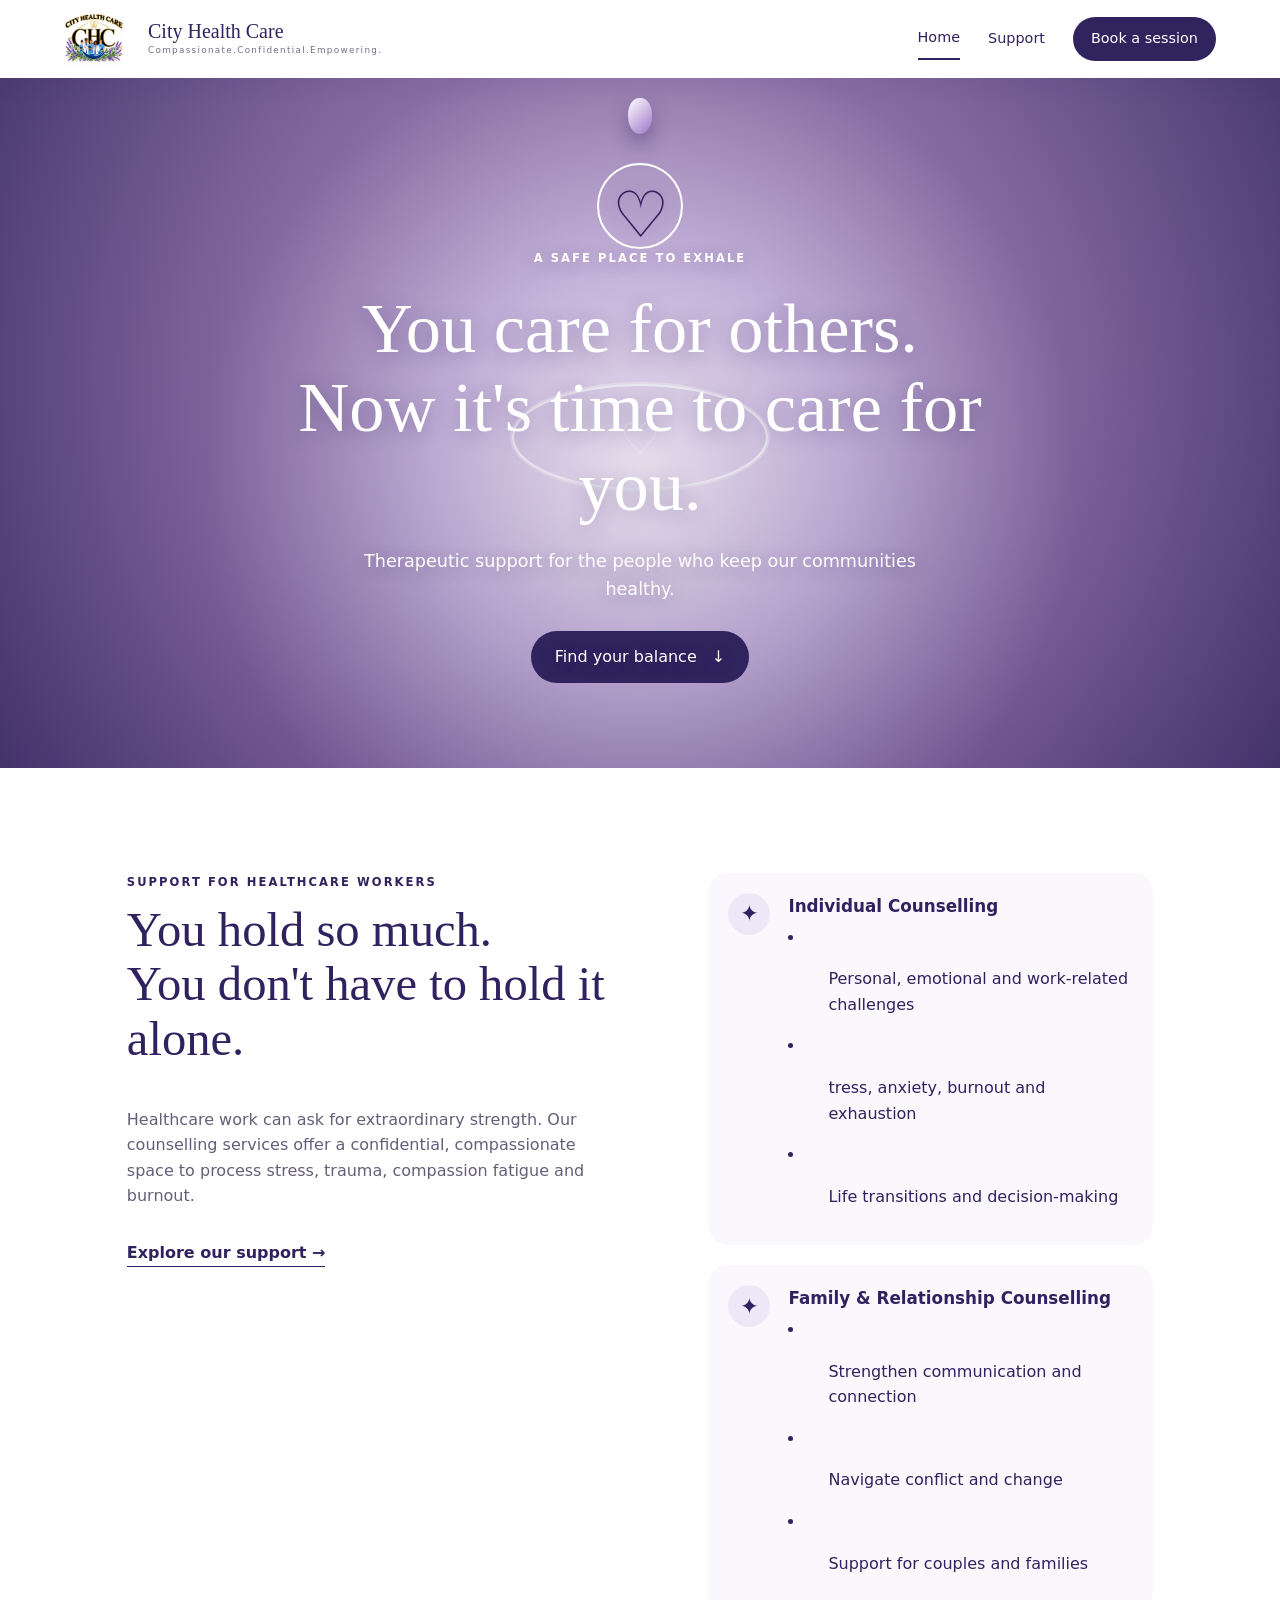
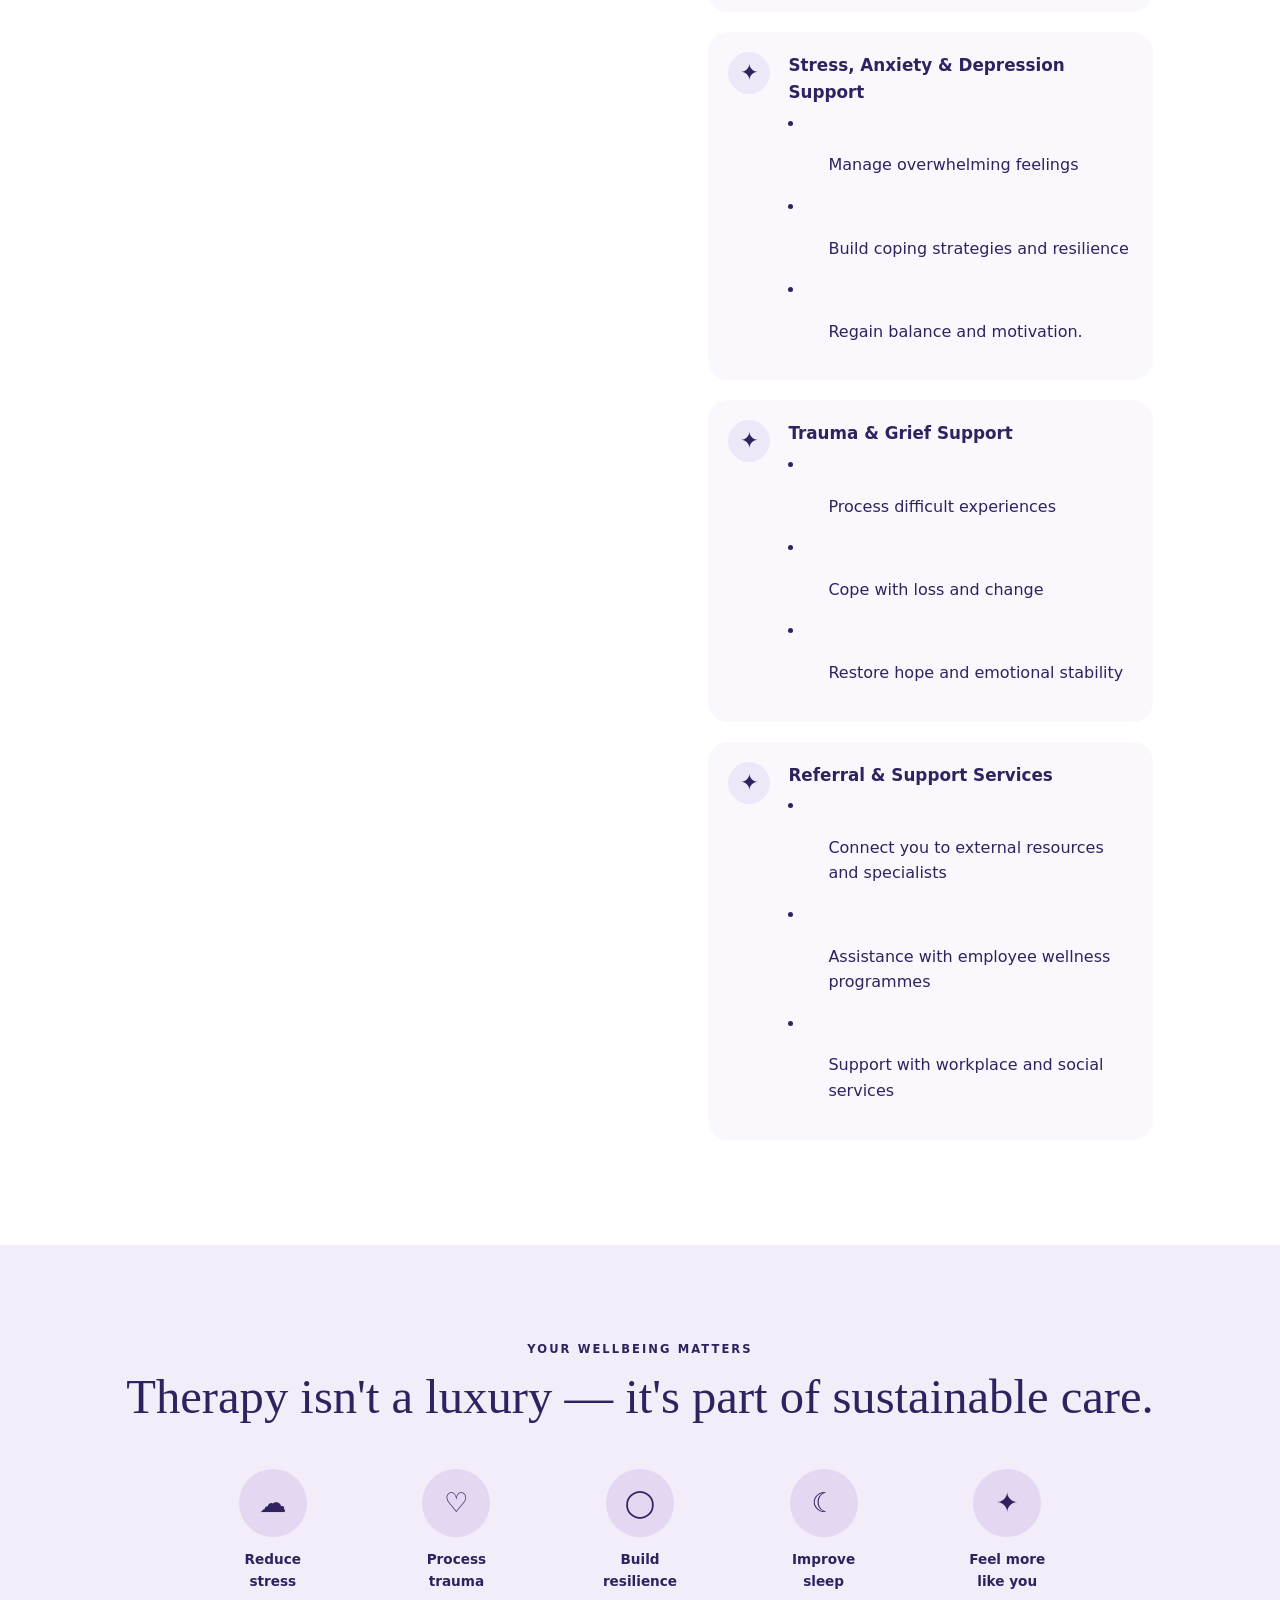
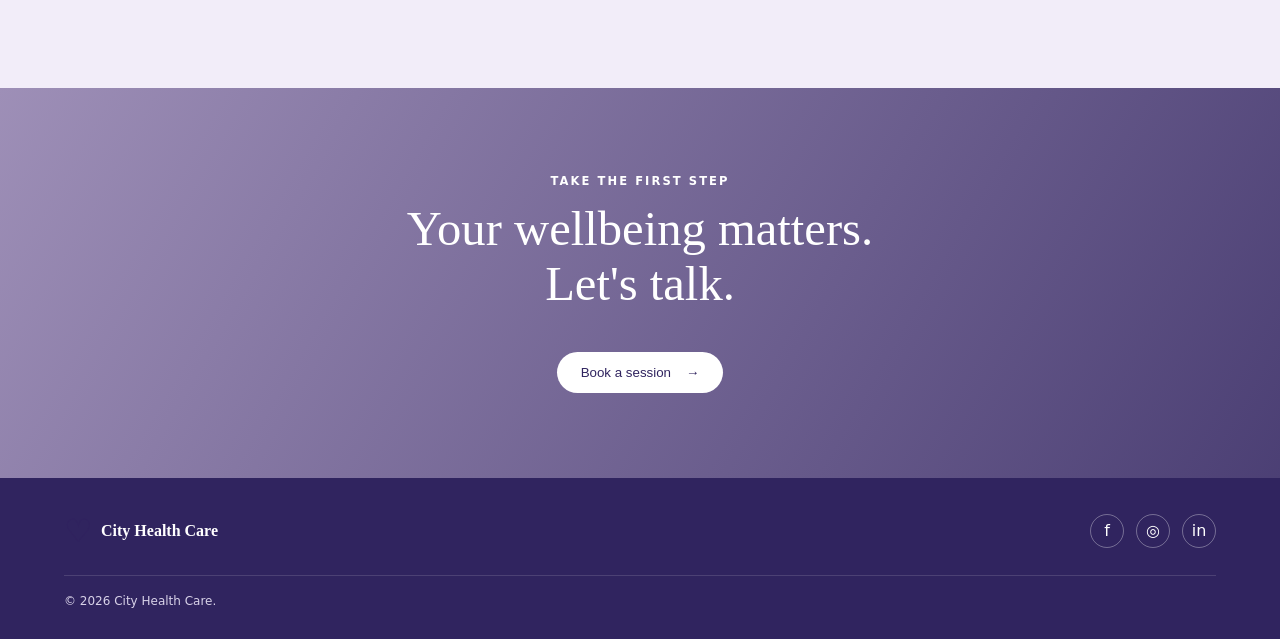
<file: index.html>
<!DOCTYPE html>
<html lang="en">
<head>
  <meta charset="UTF-8">
  <meta name="viewport" content="width=device-width, initial-scale=1.0">
  <title>City Health Care | Counselling for Healthcare Workers</title>
  <link rel="stylesheet" href="styles.css">
</head>
<body>
  <header class="site-header">
    
    <a class="brand" href="index.html" aria-label="City Health Care">
      <img src="logo.jpg" width="60" height="60">
      <span class="brand-mark"></span>
      <span><strong>City Health Care</strong><small>Compassionate.Confidential.Empowering.</small></span>
    </a>
    <nav aria-label="Main navigation">
      <a class="active" href="index.html">Home</a>
      <a href="services.html">Support</a>
      <a class="button button-small" href="#contact">Book a session</a>
    </nav>
  </header>

  <main>
    <section class="hero" id="top" aria-label="Lavender water hero">
      <div class="lavender-drops" aria-hidden="true">
        <span class="drop drop-one"></span>
        <span class="drop drop-two"></span>
        <span class="drop drop-two"></span>
      </div>
      <div class="pool" aria-hidden="true"><span></span><span></span><span></span></div>
      <div class="hero-content reveal">
        <div class="logo-badge" aria-label="Lavender Hearts logo">♡</div>
        <p class="eyebrow">A safe place to exhale</p>
        <h1>You care for others.<br><em>Now it's time to care for you.</em></h1>
        <p>Therapeutic support for the people who keep our communities healthy.</p>
        <a class="button" href="services.html">Find your balance <span>↓</span></a>
      </div>
    </section>

    <section class="section split reveal">
      <div>
        <p class="eyebrow">Support for healthcare workers</p>
        <h2>You hold so much.<br> You don't have to hold it alone.</h2>
        <p>Healthcare work can ask for extraordinary strength. Our counselling services offer a confidential, compassionate space to process stress, trauma, compassion fatigue and burnout.</p>
        <a class="text-link" href="services.html">Explore our support →</a>
      </div>
      <div class="feature-list">
        <article><span>✦</span><div><h3>Individual Counselling</h3>
          <li><ul>Personal, emotional and work-related challenges</ul></li>
            <li><ul>tress, anxiety, burnout and exhaustion</ul></li>
            <li><ul>Life transitions and decision-making</ul></li>
        </div></article>
        <article><span>✦</span><div><h3>Family & Relationship Counselling</h3>
          <li><ul>Strengthen communication and connection</ul></li>
          <li><ul>Navigate conflict and change</ul></li>
          <li><ul>Support for couples and families</ul></li>
      </div></article>
        <article><span>✦</span><div><h3>Stress, Anxiety & Depression Support</h3>
          <li><ul>Manage overwhelming feelings</ul></li>
          <li><ul>Build coping strategies and resilience</ul></li>
           <li><ul>Regain balance and motivation.</ul></li>
        </div></article>
         <article><span>✦</span><div><h3>Trauma & Grief Support</h3>
          <li><ul>Process difficult experiences</ul></li>
          <li><ul>Cope with loss and change</ul></li>
           <li><ul>Restore hope and emotional stability</ul></li>
        </div></article>
        <article><span>✦</span><div><h3>Referral & Support Services</h3>
          <li><ul>Connect you to external resources and specialists</ul></li>
          <li><ul>Assistance with employee wellness programmes</ul></li>
           <li><ul>Support with workplace and social services</ul></li>
        </div></article>
      </div>
    </section>

    <section class="wellbeing reveal">
      <p class="eyebrow">Your wellbeing matters</p>
      <h2>Therapy isn't a luxury — it's part of sustainable care.</h2>
      <div class="benefits">
        <div><span>☁</span><b>Reduce<br>stress</b></div>
        <div><span>♡</span><b>Process<br>trauma</b></div>
        <div><span>◯</span><b>Build<br>resilience</b></div>
        <div><span>☾</span><b>Improve<br>sleep</b></div>
        <div><span>✦</span><b>Feel more<br>like you</b></div>
      </div>
    </section>

    <section class="cta" id="contact">
      <div class="reveal">
        <p class="eyebrow">Take the first step</p>
        <h2>Your wellbeing matters.<br>Let's talk.</h2>
        <button class="button light" id="contactButton">Book a session <span>→</span></button>
      </div>
    </section>
  </main>

  <footer>
    <div class="footer-brand"><span class="brand-mark">♡</span><strong>City Health Care</strong></div>
    <div class="socials" aria-label="Social media links">
      <a href="#" aria-label="Facebook">f</a><a href="#" aria-label="Instagram">◎</a><a href="#" aria-label="LinkedIn">in</a></a>
    </div>
    <p>© 2026 City Health Care.</p>
  </footer>

  <div class="modal" id="contactModal" role="dialog" aria-modal="true" aria-labelledby="modalTitle">
    <div class="modal-card">
      <button class="close" id="closeModal" aria-label="Close">×</button>
      <p class="eyebrow">Let's connect</p>
      <h2 id="modalTitle">Start your support journey.</h2>
      <p>In a real clinic site, this button can connect to your booking system or contact form.</p>
      <a class="button" href="mailto:hello@lavenderhearts.example">Email the clinic</a>
    </div>
  </div>

  <script src="script.js"></script>
</body>
</html>
</file>
<file: styles.css>
:root {
  --ink:#30225f; --muted:#655e78; --lav:#eee7f8; --lav2:#d9c9ec;
  --deep:#30245f; --white:#fff; --max:1180px;
}
*{box-sizing:border-box
} 
html{
  scroll-behavior:smooth
}
body{
  margin:0;
  color:var(--ink);
  font-family:Inter,ui-sans-serif,system-ui,-apple-system,BlinkMacSystemFont,"Segoe UI",sans-serif;
  background:#fff;
  line-height:1.6
}
h1,h2,h3,p{
  margin-top:0
} 
h1,h2{
  font-family:Georgia,"Times New Roman",serif;
  font-weight:400;
  line-height:1.12}
h1{
  font-size:clamp(2.6rem,5.5vw,5rem)
} 
h2{
  font-size:clamp(2rem,3.8vw,3.3rem)
} 
h3{
  font-size:1.05rem;
  margin-bottom:.3rem
}
a{
  text-decoration:none;
  color:inherit
}
.site-header{
  height:78px;
  padding:0 max(5vw,28px);
  display:flex;
  align-items:center;
  justify-content:space-between;
  background:#fff;
  position:sticky;
  top:0;
  z-index:20;
  box-shadow:0 4px 25px #30225f12
}
.brand{
  display:flex;
  align-items:center;
  gap:12px
}
.brand-mark,.logo-badge{
  display:grid;
  place-items:center;
  font-family:Georgia,serif;
  color:var(--ink)
}
.brand-mark{
  font-size:2rem
}
.brand strong{
  font:1.25rem Georgia,serif;
  display:block
}
.brand small{
  font-size:.55rem;
  letter-spacing:.15em;
  display:block;
  color:#756c8a
}
nav{
  display:flex;
  align-items:center;
  gap:28px;
  font-size:.9rem
}
nav a{
  padding:8px 0
}
nav .active{
  border-bottom:2px solid var(--ink)
}
.button{
  display:inline-flex;
  align-items:center;
  gap:15px;
  border:0;
  border-radius:999px;
  background:var(--deep);
  color:#fff;
  padding:13px 24px;
  cursor:pointer;
  transition:.25s transform,.25s box-shadow
}
.button:hover{
  transform:translateY(-2px);
  box-shadow:0 10px 25px #30225f35
}
.button-small{
  padding:10px 18px
}
.button.light{
  background:#fff;
  color:var(--deep)
}
.hero{
  min-height:690px;
  position:relative;
  overflow:hidden;
  display:grid;
  place-items:center;
  text-align:center;
  background:radial-gradient(circle at 50% 58%,#fff7ff 0,#cbb7df 28%,#80639c 58%,#3e2d66 100%)
}
.hero:after{
  content:"";
  position:absolute;
  inset:0;
  background:linear-gradient(#fff1, #30225f35);
  pointer-events:none
}
.hero-content{
  position:relative;
  z-index:5;
  max-width:780px;
  padding:80px 24px;
  color:white;
  text-shadow:0 3px 20px #30225f55
}
.hero-content h1{
  margin:.3em 0
}
.hero-content h1 em{
  font-style:normal
}
.hero-content>p:not(.eyebrow){
  font-size:1.1rem;
  margin:0 auto 28px;
  max-width:560px
}
.eyebrow{
  text-transform:uppercase;
  letter-spacing:.18em;
  font-size:.72rem;
  font-weight:700
}
.logo-badge{
  width:86px;
  height:86px;
  margin:auto;
  border:2px solid #fff;
  border-radius:50%;
  font-size:4rem
}
.lavender-drops{
  position:absolute;
  inset:0;z-index:2;
  pointer-events:none
}
.drop{
  position:absolute;
  top:20px;
  left:50%;
  width:24px;
  height:36px;
  background:linear-gradient(135deg,#fff,#9d75c9);
  border-radius:60% 60% 65% 65%;
  transform:translateX(-50%);
  filter:drop-shadow(0 10px 10px #30225f66);
  animation:drop 3.8s infinite
}
.drop-two{
  top:-100px;
  opacity:.4;
  animation-delay:1.8s
}
.pool{
  position:absolute;
  top:52%;
  left:50%;
  width:260px;
  height:110px;
  transform:translate(-50%,-50%);
  border:2px solid #ffffff77;
  border-radius:50%;
  filter:blur(.3px)
}
.pool span{
  position:absolute;
  inset:0;
  border:2px solid #fff8;
  border-radius:50%;
  animation:ripple 3.8s infinite
}
.pool span:nth-child(2){
  animation-delay:.35s
}
.pool span:nth-child(3){
  animation-delay:.7s
}
.pool:after{
  content:"♡";
  position:absolute;
  inset:0;
  display:grid;
  place-items:center;
  font-size:90px;
  color:#fff;
  opacity:.75;
  transform:translateY(-7px) scale(.5);
  animation:heart 2.8s infinite
}
@keyframes 
drop{
  0%{top:40px;opacity:0;transform:translate(-50%,-10px) scale(.8)}
  25%{opacity:1}
  52%{top:50%;transform:translate(-50%,0) scale(1)}
  100%{top:50%;opacity:0;transform:translate(-40%,0) scale(.9)}
}
@keyframes 
ripple{
  0%{transform:scale(.2);opacity:0}
  35%{opacity:.8}
  100%{transform:scale(1.8);
    opacity:0}
  }
  @keyframes 
  heart{
    0%,30%{opacity:0;transform:translateY(-7px) scale(.3)}
    55%{opacity:.85;transform:translateY(-7px) scale(.7)}
    100%{opacity:0;transform:translateY(-7px) scale(1)}
  }
.section{
  max-width:var(--max);
  margin:auto;
  padding:105px 6vw;
  display:grid;
  grid-template-columns:1.05fr .95fr;
  gap:90px
}
.section>div:first-child p:not(.eyebrow){
  max-width:560px;
  color:var(--muted)
}
.feature-list{
  display:grid;
  gap:20px
}
.feature-list article{
  display:flex;
  gap:18px;
  align-items:flex-start;
  padding:20px;
  border-radius:20px;
  background:#faf8fd
}
.feature-list span{
  width:42px;
  height:42px;
  flex:0 0 42px;
  border-radius:50%;
  background:var(--lav);
  display:grid;
  place-items:center;
  font-size:1.4rem
}
.feature-list p,.photo-card p{
  color:var(--muted);
  font-size:.92rem;
  margin-bottom:0
}
.text-link{
  font-weight:700;
  display:inline-block;
  margin-top:15px;
  border-bottom:1px solid
}
.wellbeing{
  background:#f2edf9;
  text-align:center;
  padding:95px 6vw
}
.benefits{
  max-width:900px;
  margin:45px auto 0;
  display:grid;
  grid-template-columns:repeat(5,1fr);
  gap:18px
}
.benefits div{
  display:grid;
  gap:12px;
  justify-items:center
}
.benefits span{
  width:68px;
  height:68px;
  border-radius:50%;
  display:grid;
  place-items:center;
  background:#e3d7f1;
  font-size:1.7rem
}
.benefits b{
  font-size:.85rem
}
.cta{
  min-height:390px;
  display:grid;
  place-items:center;
  text-align:center;
  padding:80px 6vw;
  background:linear-gradient(120deg,#6d5793aa,#30225fdd),url("https://images.unsplash.com/photo-1497250681960-ef046c08a56e?auto=format&fit=crop&w=1800&q=80") center/cover;
  color:#fff
}
footer{
  background:var(--deep);
  color:#fff;
  padding:28px max(5vw,28px);
  display:grid;
  grid-template-columns:1fr auto;
  gap:18px;
  align-items:center
}
.footer-brand{
  display:flex;
  align-items:center;
  gap:8px;
  font-family:Georgia,serif
}
.socials{
  display:flex;
  gap:12px
}
.socials a{
  width:34px;
  height:34px;
  border:1px solid #ffffff55;
  border-radius:50%;
  display:grid;
  place-items:center
}
.socials a:hover{
  background:#ffffff18
}
.footer-brand+.socials{}.footer-brand~p{
  grid-column:1/-1;
  border-top:1px solid #ffffff22;
  padding-top:16px;
  margin:0;
  font-size:.75rem;
  color:#d8d2e8
}
.page-intro{
  text-align:center;
  padding:95px 6vw 75px;
  background:linear-gradient(#f0eafa,#fff)
}
.page-intro>p:last-child{
  max-width:720px;
  margin:25px auto 0;
  color:var(--muted)
}
.gallery-section{
  max-width:1100px;
  margin:auto;
  padding:70px 5vw
}
.photo-grid{
  display:grid;
  grid-template-columns:repeat(6,1fr);
  gap:34px 24px
}
.photo-card{
  grid-column:span 2
}
.photo-card:nth-child(4),.photo-card:nth-child(5){
  grid-column:span 3
}
.photo-card img{
  width:100%;
  height:240px;
  object-fit:cover;
  border-radius:18px;
  display:block;
  margin-bottom:18px;
  filter:saturate(.8)
}
.photo-card h3{
  font-family:Georgia,serif
}
.support-banner{
  max-width:1000px;
  margin:0 auto 90px;
  padding:55px 8%;
  text-align:center;
  background:#f0eafa;
  border-radius:22px
}
.support-banner>span{
  font-size:2rem
}
.support-banner h2{
  max-width:700px;
  margin:8px auto 25px;
  font-size:2rem
}
.modal{
  position:fixed;
  inset:0;
  background:#20173c99;
  display:none;
  place-items:center;
  z-index:50;
  padding:25px
}
.modal.open{
  display:grid
}
.modal-card{
  position:relative;
  background:#fff;
  max-width:520px;
  padding:45px;
  border-radius:25px;
  box-shadow:0 25px 70px #20173c55
}
.close{
  position:absolute;
  right:15px;
  top:12px;
  border:0;
  background:none;
  font-size:2rem;
  color:var(--ink);
  cursor:pointer
}
.reveal{
  opacity:0;
  transform:translateY(28px);
  transition:opacity .75s ease,transform .75s ease
}
.reveal.visible{
  opacity:1;
  transform:none
}
@media
(max-width:800px){
  .site-header{height:auto;padding:14px 20px;align-items:flex-start}
  .brand small{display:none}
  nav{gap:12px;font-size:.8rem;flex-wrap:wrap;justify-content:flex-end}
  .button-small{display:none}
  .hero{min-height:620px}
  .section{grid-template-columns:1fr;gap:45px;padding:75px 7vw}
  .benefits{grid-template-columns:repeat(2,1fr)}
  .photo-grid{display:grid;grid-template-columns:1fr}
  .photo-card,.photo-card:nth-child(4),
  .photo-card:nth-child(5){grid-column:auto}
  .photo-card img{height:260px}
  footer{grid-template-columns:1fr;text-align:center}
  .footer-brand,.socials{justify-content:center}
  .footer-brand~p{grid-column:auto}
  .page-intro{padding-top:65px}
}
@media
(prefers-reduced-motion:reduce){
  html{scroll-behavior:auto}
  .drop,.pool span,.pool:after{animation:none}
  .reveal{opacity:1;transform:none}}
</file>
